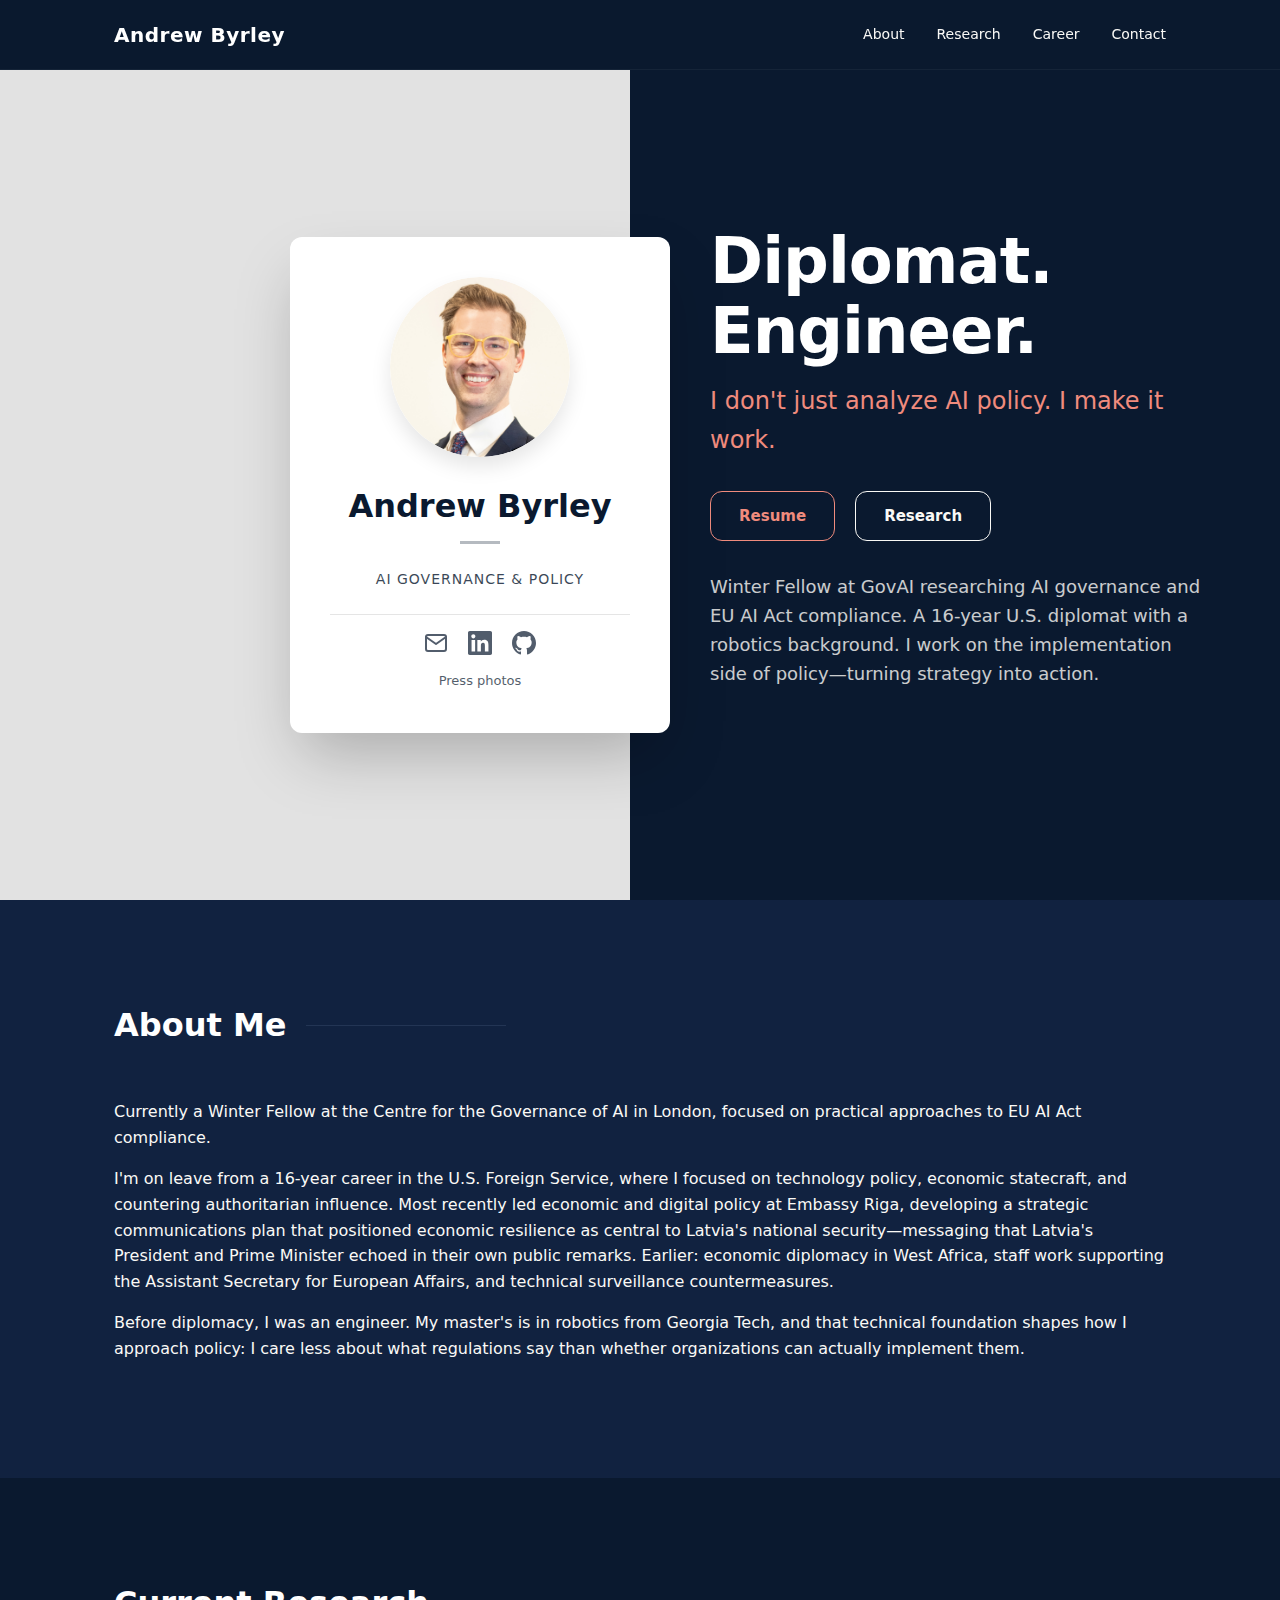
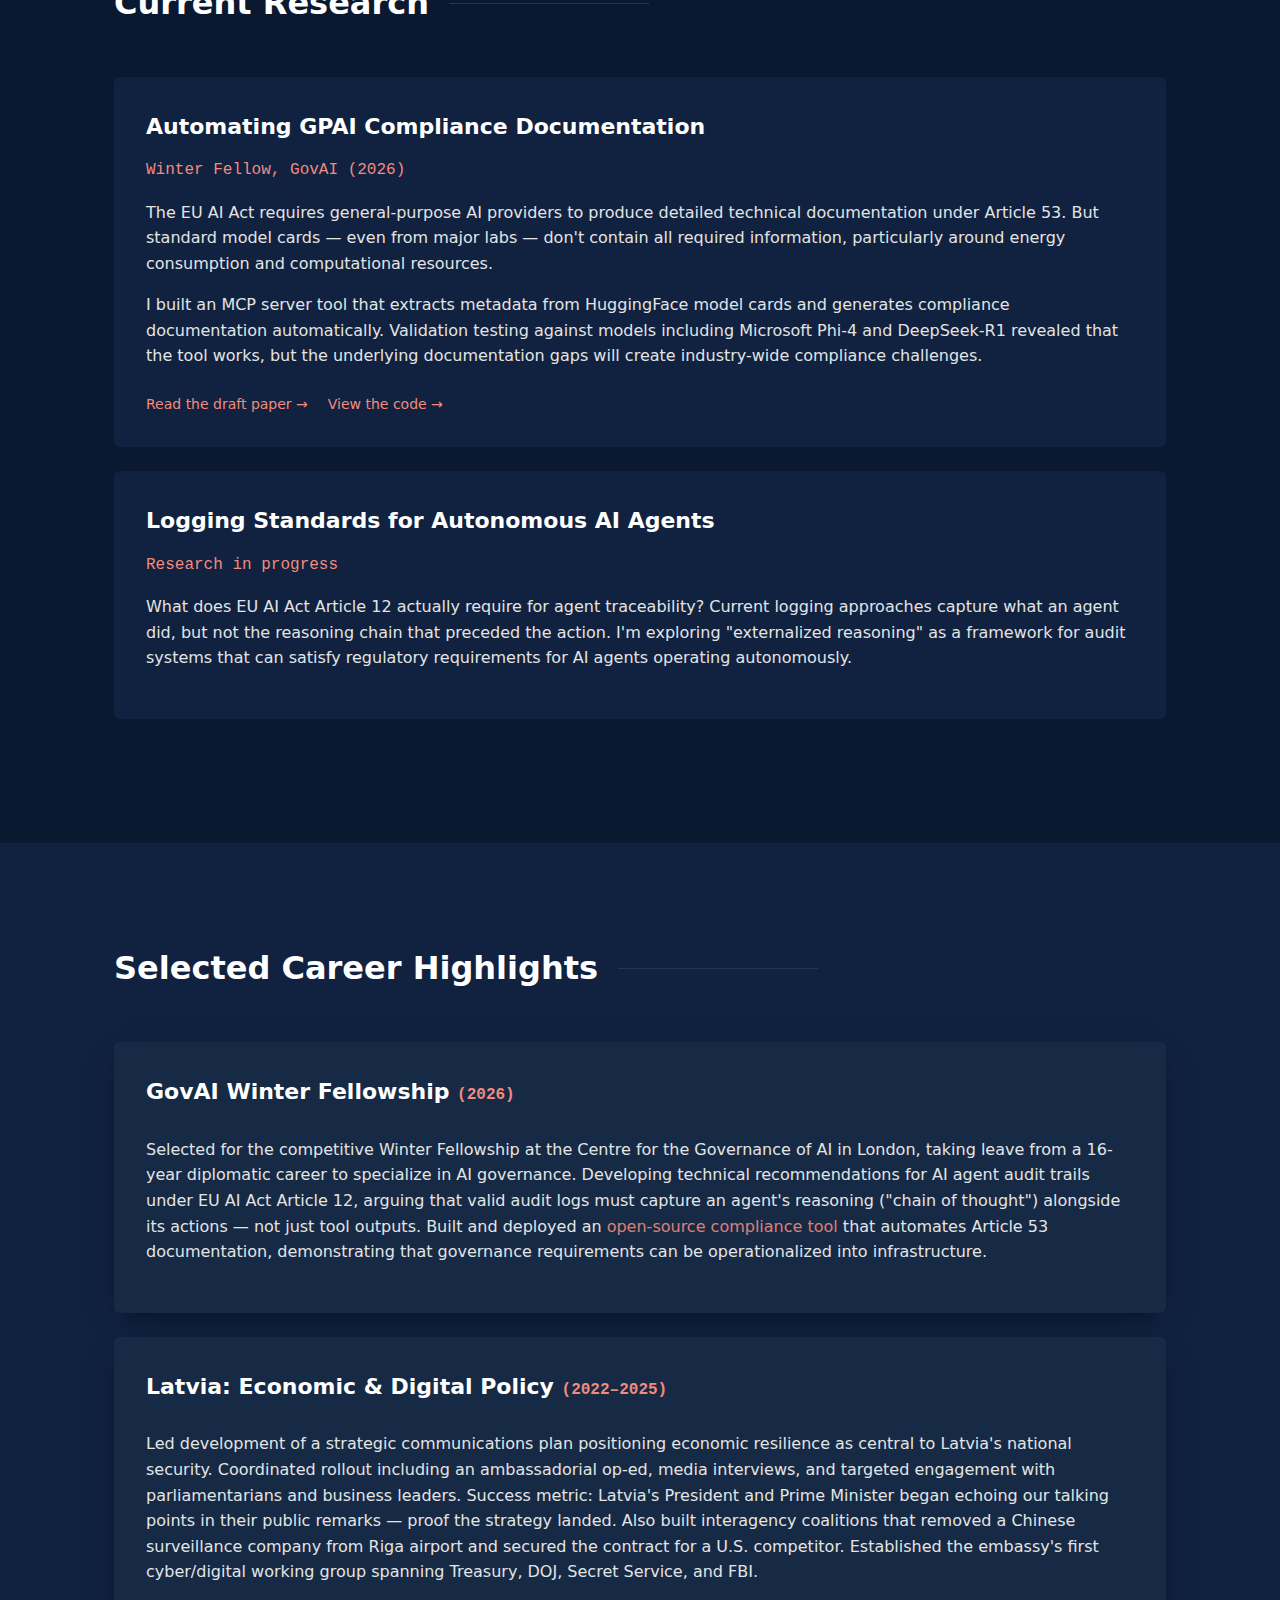
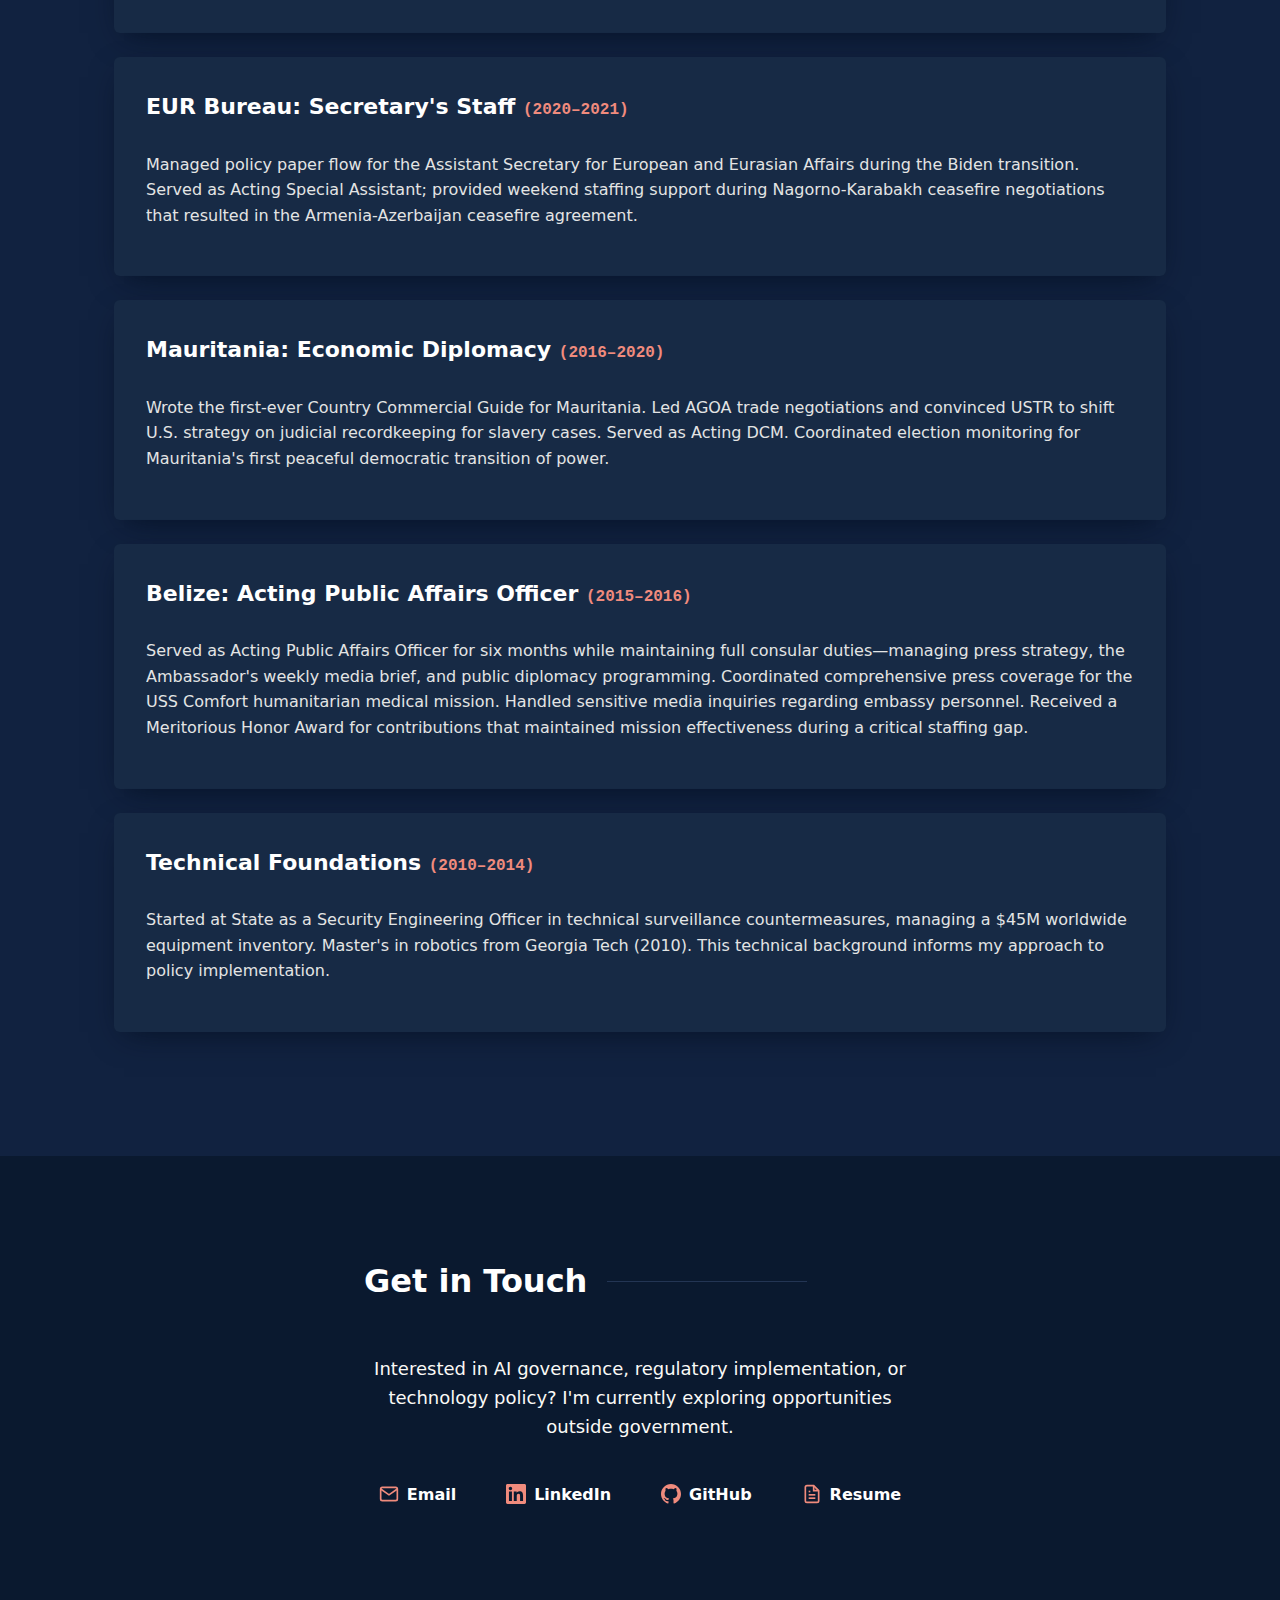
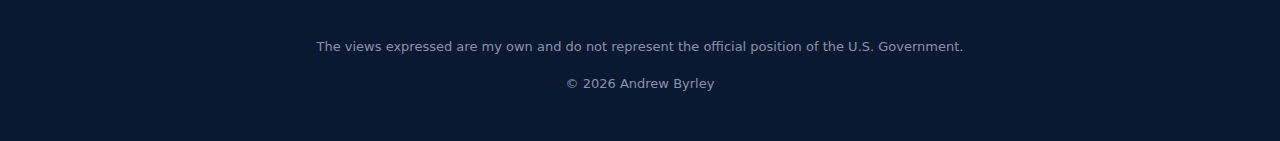
<file: index.html>
<!DOCTYPE html>
<html lang="en">

<head>
    <meta charset="UTF-8">
    <meta name="viewport" content="width=device-width, initial-scale=1.0">
    <title>Andrew Byrley | AI Governance & Policy</title>
    <meta name="description"
        content="16-year U.S. diplomat and robotics engineer focused on AI governance and technology policy implementation.">
    <meta property="og:title" content="Andrew Byrley | AI Governance & Policy">
    <meta property="og:description" content="I don't just analyze AI policy. I make it work.">
    <meta property="og:type" content="website">
    <link rel="icon" type="image/png" href="favicon.png">
    <link rel="shortcut icon" href="favicon.ico">
    <link rel="stylesheet" href="style.css">
</head>

<body>
    <!-- Navigation -->
    <nav class="nav" id="nav">
        <div class="nav-content">
            <a href="#hero" class="nav-logo">Andrew Byrley</a>
            <div class="nav-links">
                <a href="#about">About</a>
                <a href="#research">Research</a>
                <a href="#career">Career</a>
                <a href="#contact">Contact</a>
            </div>
        </div>
    </nav>

    <!-- Hero Section -->
    <section id="hero" class="hero">
        <div class="hero-content">
            <!-- Left Side: Profile Card -->
            <div class="hero-visual">
                <div class="profile-card">
                    <div class="hero-photo">
                        <img src="Andrew Byrley Portrait.jpg" alt="Andrew Byrley"
                            style="width: 100%; height: 100%; border-radius: 50%; object-fit: cover;">
                    </div>
                    <h2 class="card-name">Andrew Byrley</h2>
                    <div class="card-divider"></div>
                    <p class="card-title">AI Governance & Policy</p>

                    <div class="card-socials">
                        <!-- Email -->
                        <a href="#" class="social-icon email-protected" aria-label="Email" data-u="andrew.byrley"
                            data-d="gmail.com">
                            <svg viewBox="0 0 24 24" fill="none" stroke="currentColor" stroke-width="2"
                                stroke-linecap="round" stroke-linejoin="round">
                                <path d="M4 4h16c1.1 0 2 .9 2 2v12c0 1.1-.9 2-2 2H4c-1.1 0-2-.9-2-2V6c0-1.1.9-2 2-2z">
                                </path>
                                <polyline points="22,6 12,13 2,6"></polyline>
                            </svg>
                        </a>
                        <!-- LinkedIn -->
                        <a href="https://www.linkedin.com/in/andrewbyrley/" class="social-icon" target="_blank"
                            rel="noopener" aria-label="LinkedIn">
                            <svg viewBox="0 0 24 24" fill="currentColor">
                                <path
                                    d="M20.447 20.452h-3.554v-5.569c0-1.328-.027-3.037-1.852-3.037-1.853 0-2.136 1.445-2.136 2.939v5.667H9.351V9h3.414v1.561h.046c.477-.9 1.637-1.85 3.37-1.85 3.601 0 4.267 2.37 4.267 5.455v6.286zM5.337 7.433c-1.144 0-2.063-.926-2.063-2.065 0-1.138.92-2.063 2.063-2.063 1.14 0 2.064.925 2.064 2.063 0 1.139-.925 2.065-2.064 2.065zm1.782 13.019H3.555V9h3.564v11.452zM22.225 0H1.771C.792 0 0 .774 0 1.729v20.542C0 23.227.792 24 1.771 24h20.451C23.2 24 24 23.227 24 22.271V1.729C24 .774 23.2 0 22.222 0h.003z" />
                            </svg>
                        </a>
                        <!-- GitHub -->
                        <a href="https://github.com/byrleyar" class="social-icon" target="_blank" rel="noopener"
                            aria-label="GitHub">
                            <svg viewBox="0 0 24 24" fill="currentColor">
                                <path
                                    d="M12 0c-6.626 0-12 5.373-12 12 0 5.302 3.438 9.8 8.207 11.387.599.111.793-.261.793-.577v-2.234c-3.338.726-4.033-1.416-4.033-1.416-.546-1.387-1.333-1.756-1.333-1.756-1.089-.745.083-.729.083-.729 1.205.084 1.839 1.237 1.839 1.237 1.07 1.834 2.807 1.304 3.492.997.107-.775.418-1.305.762-1.604-2.665-.305-5.467-1.334-5.467-5.931 0-1.311.469-2.381 1.236-3.221-.124-.303-.535-1.524.117-3.176 0 0 1.008-.322 3.301 1.23.957-.266 1.983-.399 3.003-.404 1.02.005 2.047.138 3.006.404 2.291-1.552 3.297-1.23 3.297-1.23.653 1.653.242 2.874.118 3.176.77.84 1.235 1.911 1.235 3.221 0 4.609-2.807 5.624-5.479 5.921.43.372.823 1.102.823 2.222v3.293c0 .319.192.694.801.576 4.765-1.589 8.199-6.086 8.199-11.386 0-6.627-5.373-12-12-12z" />
                            </svg>
                        </a>
                    </div>
                    <!-- Press Link -->
                    <div class="press-link-container">
                        <a href="press.html" class="press-link">Press photos</a>
                    </div>
                </div>
            </div>

            <!-- Right Side: Intro Text -->
            <div class="hero-text">
                <h1 class="intro-hello">Diplomat. Engineer.</h1>
                <p class="intro-subtitle">I don't just analyze AI policy. I make it work.</p>

                <div class="hero-cta">
                    <a href="https://drive.google.com/file/d/1f2T_ZCFBbbBureVDt785X2kWMq2Ya5i0/view?usp=sharing"
                        target="_blank" rel="noopener noreferrer" class="btn btn-primary">Resume</a>
                    <a href="#research" class="btn btn-secondary">Research</a>
                </div>

                <div class="intro-bio">
                    <p>Winter Fellow at GovAI researching AI governance and EU AI Act
                        compliance. A 16-year U.S. diplomat with a robotics background.
                        I work on the implementation side of policy—turning strategy
                        into action.</p>
                </div>
            </div>
        </div>
    </section>

    <!-- About Section -->
    <section id="about" class="section about section-alt">
        <div class="container">
            <h2 class="section-title">About Me</h2>
            <div class="about-content">
                <p>Currently a Winter Fellow at the Centre for the Governance of AI in London, focused on practical
                    approaches to EU AI Act compliance.
                </p>
                <p>I'm on leave from a 16-year career in the U.S. Foreign Service, where I focused on technology
                    policy, economic statecraft, and countering authoritarian influence. Most recently led economic and
                    digital policy at Embassy Riga, developing a strategic communications plan that positioned economic
                    resilience as central to Latvia's national security—messaging that Latvia's President and Prime
                    Minister echoed in their own public remarks. Earlier: economic diplomacy in West Africa, staff work
                    supporting the Assistant Secretary for European Affairs, and technical surveillance countermeasures.
                </p>
                <p>
                    Before diplomacy, I was an engineer. My master's is in robotics from Georgia Tech, and that
                    technical foundation shapes how I approach policy: I care less about what regulations say than
                    whether organizations can actually implement them.</p>
            </div>
        </div>
    </section>

    <!-- Current Researh Section -->
    <section id="research" class="section research">
        <div class="container">
            <h2 class="section-title">Current Research</h2>

            <div class="project">
                <div class="project-header">
                    <h3 class="project-title">Automating GPAI Compliance Documentation</h3>
                    <span class="project-tag">Winter Fellow, GovAI (2026)</span>
                </div>
                <div class="project-description">
                    <p>The EU AI Act requires general-purpose AI providers to produce detailed technical documentation
                        under Article 53. But standard model cards — even from major labs — don't contain all required
                        information, particularly around energy consumption and computational resources.</p>
                    <p>I built an MCP server tool that extracts metadata from HuggingFace model cards and generates
                        compliance documentation automatically. Validation testing against models including Microsoft
                        Phi-4 and DeepSeek-R1 revealed that the tool works, but the underlying documentation gaps will
                        create industry-wide compliance challenges.</p>
                    <!-- <p class="project-insight">The problem isn't automation. It's that the data regulators need doesn't
                        exist yet.</p> -->
                </div>
                <div class="project-links">
                    <a href="https://drive.google.com/file/d/1iFqem5TbEAmjZysM_7H5j2YPujBiatSN/view?usp=sharing"
                        class="project-link" target="_blank" rel="noopener">Read the draft paper →</a>
                    <!-- Code Link -->
                    <a href="https://github.com/byrleyar/eu-ai-act-mcp" class="project-link" target="_blank"
                        rel="noopener">View the code →</a>
                </div>
            </div>

            <div class="project">
                <div class="project-header">
                    <h3 class="project-title">Logging Standards for Autonomous AI Agents</h3>
                    <span class="project-tag">Research in progress</span>
                </div>
                <div class="project-description">
                    <p>What does EU AI Act Article 12 actually require for agent traceability? Current logging
                        approaches capture what an agent did, but not the reasoning chain that preceded the action. I'm
                        exploring "externalized reasoning" as a framework for audit systems that can satisfy regulatory
                        requirements for AI agents operating autonomously.</p>
                </div>
            </div>
        </div>
    </section>

    <!-- Career Section -->
    <section id="career" class="section career section-alt">
        <div class="container">
            <h2 class="section-title">Selected Career Highlights</h2>

            <div class="career-item">
                <h3 class="career-title">GovAI Winter Fellowship <span class="career-years">(2026)</span></h3>
                <p>Selected for the competitive Winter Fellowship at the Centre for the Governance of AI in London,
                    taking leave from a 16-year diplomatic career to specialize in AI governance. Developing technical
                    recommendations for AI agent audit trails under EU AI Act Article 12, arguing that valid audit logs
                    must capture an agent's reasoning ("chain of thought") alongside its actions — not just tool
                    outputs.
                    Built and deployed an <a href="https://github.com/byrleyar/eu-ai-act-mcp" target="_blank"
                        rel="noopener">open-source compliance tool</a> that automates Article 53 documentation,
                    demonstrating that governance requirements can be operationalized into infrastructure.</p>
            </div>

            <div class="career-item">
                <h3 class="career-title">Latvia: Economic & Digital Policy <span class="career-years">(2022–2025)</span>
                </h3>
                <p>Led development of a strategic communications plan positioning economic resilience as central to
                    Latvia's national security. Coordinated rollout including an ambassadorial op-ed, media interviews,
                    and targeted engagement with parliamentarians and business leaders. Success metric: Latvia's
                    President and Prime Minister began echoing our talking points in their public remarks — proof the
                    strategy landed. Also built interagency coalitions that removed a Chinese surveillance company from
                    Riga airport and secured the contract for a U.S. competitor. Established the embassy's first
                    cyber/digital working group spanning Treasury, DOJ, Secret Service, and FBI.</p>
            </div>

            <div class="career-item">
                <h3 class="career-title">EUR Bureau: Secretary's Staff <span class="career-years">(2020–2021)</span>
                </h3>
                <p>Managed policy paper flow for the Assistant Secretary for European and Eurasian Affairs during the
                    Biden transition. Served as Acting Special Assistant; provided weekend staffing support during
                    Nagorno-Karabakh ceasefire negotiations that resulted in the Armenia-Azerbaijan ceasefire agreement.
                </p>
            </div>

            <div class="career-item">
                <h3 class="career-title">Mauritania: Economic Diplomacy <span class="career-years">(2016–2020)</span>
                </h3>
                <p>Wrote the first-ever Country Commercial Guide for Mauritania. Led AGOA trade negotiations and
                    convinced USTR to shift U.S. strategy on judicial recordkeeping for slavery cases. Served as Acting
                    DCM. Coordinated election monitoring for Mauritania's first peaceful democratic transition of power.
                </p>
            </div>

            <div class="career-item">
                <h3 class="career-title">Belize: Acting Public Affairs Officer <span
                        class="career-years">(2015–2016)</span>
                </h3>
                <p>Served as Acting Public Affairs Officer for six months while maintaining full consular
                    duties—managing press strategy, the Ambassador's weekly media brief, and public diplomacy
                    programming. Coordinated comprehensive press coverage for the USS Comfort humanitarian medical
                    mission. Handled sensitive media inquiries regarding embassy personnel. Received a Meritorious Honor
                    Award for contributions that maintained mission effectiveness during a critical staffing gap.
                </p>
            </div>

            <div class="career-item">
                <h3 class="career-title">Technical Foundations <span class="career-years">(2010–2014)</span>
                </h3>
                <p>Started at State as a Security Engineering Officer in technical surveillance countermeasures,
                    managing a $45M worldwide equipment inventory. Master's in robotics from Georgia Tech (2010). This
                    technical background informs my approach to policy implementation.</p>
            </div>
        </div>
    </section>

    <!-- Contact Section -->
    <section id="contact" class="section contact">
        <div class="container">
            <h2 class="section-title">Get in Touch</h2>
            <p class="contact-intro">Interested in AI governance, regulatory implementation, or technology policy? I'm
                currently exploring opportunities outside government.</p>
            <div class="contact-links">
                <a href="#" class="btn btn-primary email-protected" data-u="andrew.byrley" data-d="gmail.com">
                    <svg class="icon" viewBox="0 0 24 24" fill="none" stroke="currentColor" stroke-width="2">
                        <path d="M4 4h16c1.1 0 2 .9 2 2v12c0 1.1-.9 2-2 2H4c-1.1 0-2-.9-2-2V6c0-1.1.9-2 2-2z"></path>
                        <polyline points="22,6 12,13 2,6"></polyline>
                    </svg>
                    Email
                </a>
                <a href="https://www.linkedin.com/in/andrewbyrley/" class="btn btn-secondary" target="_blank"
                    rel="noopener">
                    <svg class="icon" viewBox="0 0 24 24" fill="currentColor">
                        <path
                            d="M20.447 20.452h-3.554v-5.569c0-1.328-.027-3.037-1.852-3.037-1.853 0-2.136 1.445-2.136 2.939v5.667H9.351V9h3.414v1.561h.046c.477-.9 1.637-1.85 3.37-1.85 3.601 0 4.267 2.37 4.267 5.455v6.286zM5.337 7.433c-1.144 0-2.063-.926-2.063-2.065 0-1.138.92-2.063 2.063-2.063 1.14 0 2.064.925 2.064 2.063 0 1.139-.925 2.065-2.064 2.065zm1.782 13.019H3.555V9h3.564v11.452zM22.225 0H1.771C.792 0 0 .774 0 1.729v20.542C0 23.227.792 24 1.771 24h20.451C23.2 24 24 23.227 24 22.271V1.729C24 .774 23.2 0 22.222 0h.003z" />
                    </svg>
                    LinkedIn
                </a>
                <a href="https://github.com/byrleyar" class="btn btn-secondary" target="_blank" rel="noopener">
                    <svg class="icon" viewBox="0 0 24 24" fill="currentColor">
                        <path
                            d="M12 0c-6.626 0-12 5.373-12 12 0 5.302 3.438 9.8 8.207 11.387.599.111.793-.261.793-.577v-2.234c-3.338.726-4.033-1.416-4.033-1.416-.546-1.387-1.333-1.756-1.333-1.756-1.089-.745.083-.729.083-.729 1.205.084 1.839 1.237 1.839 1.237 1.07 1.834 2.807 1.304 3.492.997.107-.775.418-1.305.762-1.604-2.665-.305-5.467-1.334-5.467-5.931 0-1.311.469-2.381 1.236-3.221-.124-.303-.535-1.524.117-3.176 0 0 1.008-.322 3.301 1.23.957-.266 1.983-.399 3.003-.404 1.02.005 2.047.138 3.006.404 2.291-1.552 3.297-1.23 3.297-1.23.653 1.653.242 2.874.118 3.176.77.84 1.235 1.911 1.235 3.221 0 4.609-2.807 5.624-5.479 5.921.43.372.823 1.102.823 2.222v3.293c0 .319.192.694.801.576 4.765-1.589 8.199-6.086 8.199-11.386 0-6.627-5.373-12-12-12z" />
                    </svg>
                    GitHub
                </a>
                <a href="https://drive.google.com/file/d/1f2T_ZCFBbbBureVDt785X2kWMq2Ya5i0/view?usp=sharing"
                    target="_blank" rel="noopener noreferrer" class="btn btn-secondary">
                    <svg class="icon" viewBox="0 0 24 24" fill="none" stroke="currentColor" stroke-width="2">
                        <path d="M14 2H6a2 2 0 0 0-2 2v16a2 2 0 0 0 2 2h12a2 2 0 0 0 2-2V8z"></path>
                        <polyline points="14 2 14 8 20 8"></polyline>
                        <line x1="16" y1="13" x2="8" y2="13"></line>
                        <line x1="16" y1="17" x2="8" y2="17"></line>
                        <polyline points="10 9 9 9 8 9"></polyline>
                    </svg>
                    Resume
                </a>
            </div>
        </div>
    </section>

    <!-- Footer -->
    <footer class="footer">
        <div class="container">
            <p class="footer-disclaimer">The views expressed are my own and do not represent the official position of
                the U.S. Government.</p>
            <p class="footer-copyright">© 2026 Andrew Byrley</p>
        </div>
    </footer>
    <script src="script.js"></script>
</body>

</html>
</file>
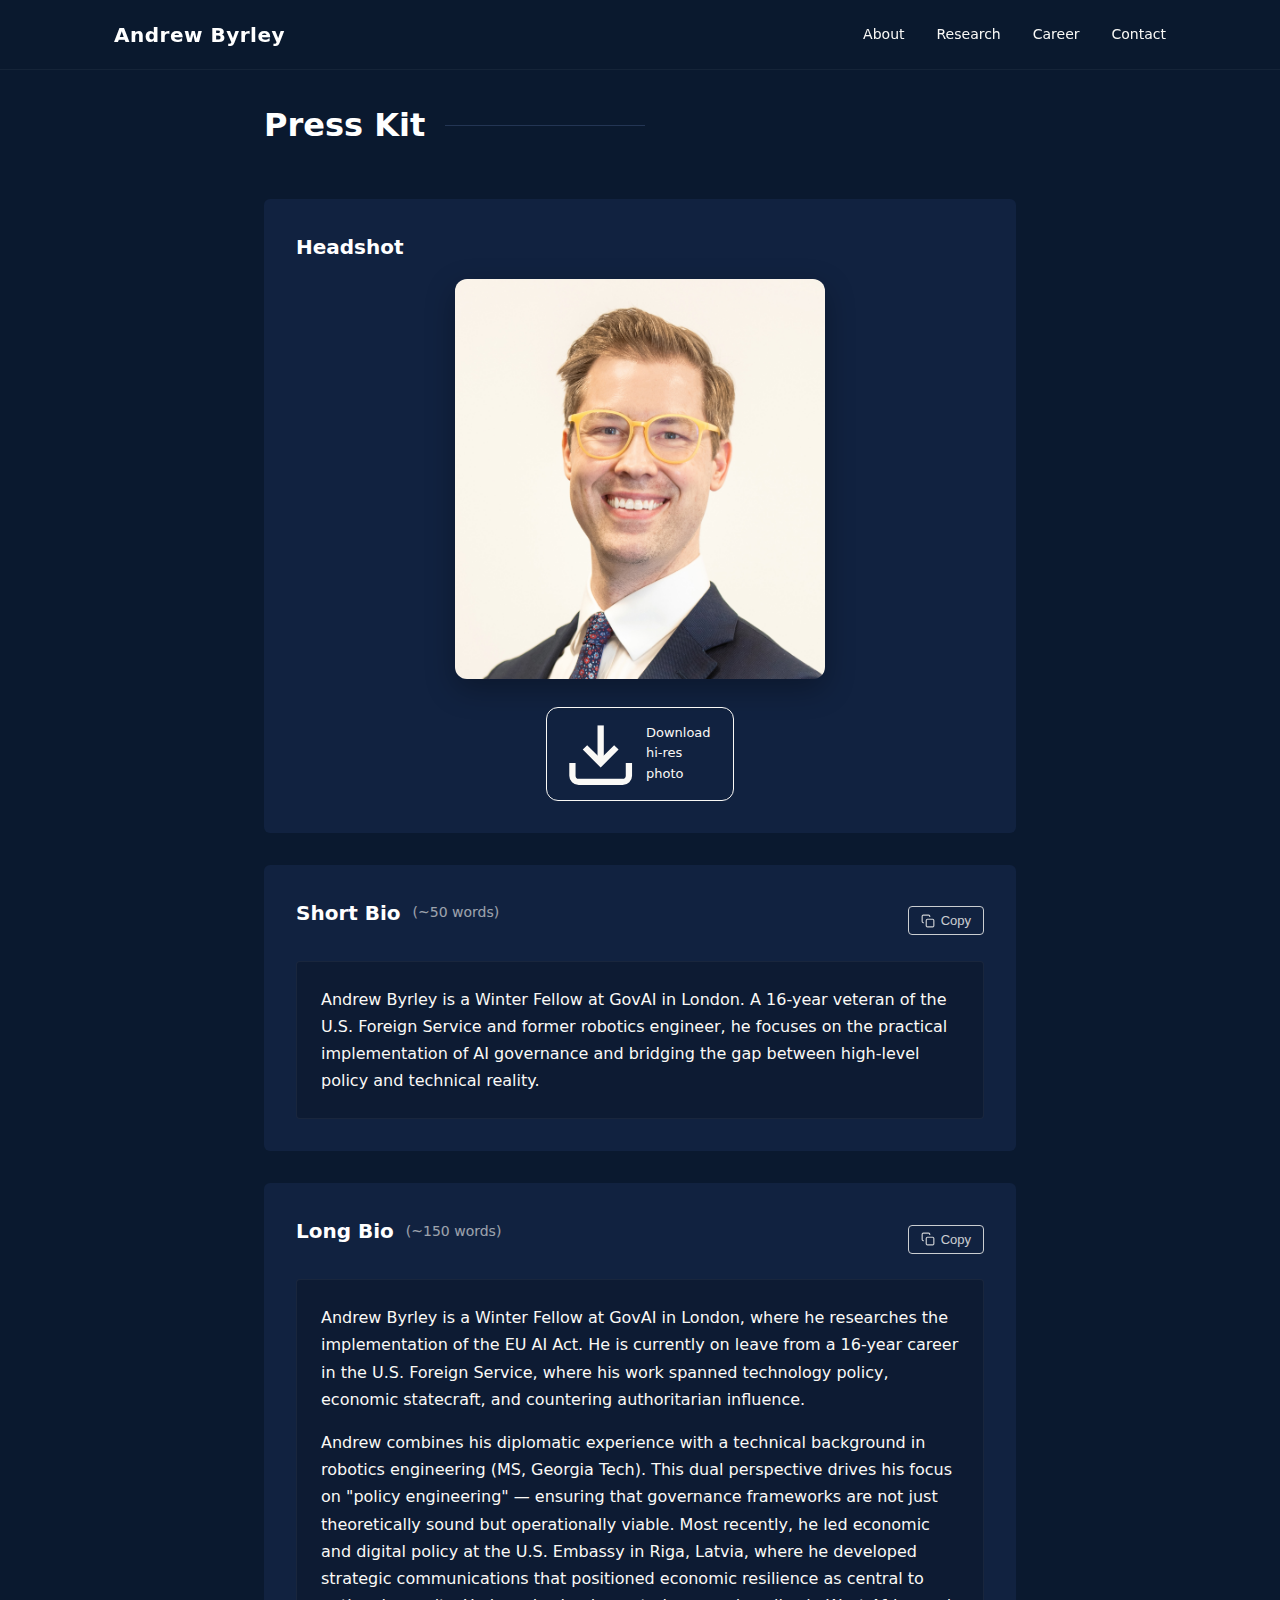
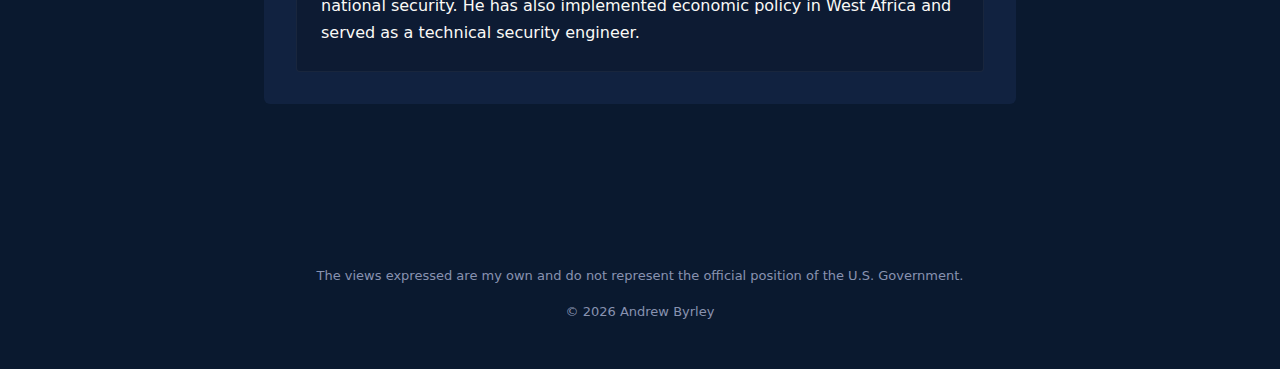
<file: press.html>
<!DOCTYPE html>
<html lang="en">

<head>
    <meta charset="UTF-8">
    <meta name="viewport" content="width=device-width, initial-scale=1.0">
    <title>Press Kit | Andrew Byrley</title>
    <meta name="description" content="Press kit, bios, and high-resolution photos for Andrew Byrley.">
    <link rel="icon" type="image/png" href="favicon.png">
    <link rel="shortcut icon" href="favicon.ico">
    <link rel="stylesheet" href="style.css">
</head>

<body>
    <!-- Navigation -->
    <nav class="nav" id="nav">
        <div class="nav-content">
            <a href="index.html" class="nav-logo">Andrew Byrley</a>
            <div class="nav-links">
                <a href="index.html#about">About</a>
                <a href="index.html#research">Research</a>
                <a href="index.html#career">Career</a>
                <a href="index.html#contact">Contact</a>
            </div>
        </div>
    </nav>

    <!-- Press Content -->
    <section class="section press-section">
        <div class="container small-container">
            <h1 class="section-title">Press Kit</h1>

            <!-- Headshot -->
            <div class="press-item">
                <h2 class="press-subtitle">Headshot</h2>
                <div class="press-photo-container">
                    <img src="Andrew Byrley Portrait.jpg" alt="Andrew Byrley Headshot" class="press-image">
                    <a href="Andrew Byrley Portrait.jpg" download="Andrew_Byrley_Headshot.jpg"
                        class="btn btn-secondary press-download-btn">
                        <svg class="icon" viewBox="0 0 24 24" fill="none" stroke="currentColor" stroke-width="2">
                            <path d="M21 15v4a2 2 0 0 1-2 2H5a2 2 0 0 1-2-2v-4"></path>
                            <polyline points="7 10 12 15 17 10"></polyline>
                            <line x1="12" y1="15" x2="12" y2="3"></line>
                        </svg>
                        Download hi-res photo
                    </a>
                </div>
            </div>

            <!-- Short Bio -->
            <div class="press-item">
                <div class="press-header-row">
                    <h2 class="press-subtitle">Short Bio <span class="bio-length">(~50 words)</span></h2>
                    <button class="copy-btn" data-target="short-bio">
                        <svg class="icon" viewBox="0 0 24 24" fill="none" stroke="currentColor" stroke-width="2">
                            <rect x="9" y="9" width="13" height="13" rx="2" ry="2"></rect>
                            <path d="M5 15H4a2 2 0 0 1-2-2V4a2 2 0 0 1 2-2h9a2 2 0 0 1 2 2v1"></path>
                        </svg>
                        Copy
                    </button>
                </div>
                <div class="bio-box" id="short-bio">
                    <p>Andrew Byrley is a Winter Fellow at GovAI in London. A 16-year
                        veteran of the U.S. Foreign Service and former robotics engineer, he focuses on the practical
                        implementation of AI governance and bridging the gap between high-level policy and technical
                        reality.</p>
                </div>
            </div>

            <!-- Long Bio -->
            <div class="press-item">
                <div class="press-header-row">
                    <h2 class="press-subtitle">Long Bio <span class="bio-length">(~150 words)</span></h2>
                    <button class="copy-btn" data-target="long-bio">
                        <svg class="icon" viewBox="0 0 24 24" fill="none" stroke="currentColor" stroke-width="2">
                            <rect x="9" y="9" width="13" height="13" rx="2" ry="2"></rect>
                            <path d="M5 15H4a2 2 0 0 1-2-2V4a2 2 0 0 1 2-2h9a2 2 0 0 1 2 2v1"></path>
                        </svg>
                        Copy
                    </button>
                </div>
                <div class="bio-box" id="long-bio">
                    <p>Andrew Byrley is a Winter Fellow at GovAI in London, where
                        he researches the implementation of the EU AI Act. He is currently on leave from a 16-year
                        career in the U.S. Foreign Service, where his work spanned technology policy, economic
                        statecraft, and countering authoritarian influence.</p>
                    <p>Andrew combines his diplomatic experience with a technical background in robotics engineering
                        (MS, Georgia Tech). This dual perspective drives his focus on "policy engineering" — ensuring
                        that
                        governance frameworks are not just theoretically sound but operationally viable. Most recently,
                        he led economic and digital policy at the U.S. Embassy in Riga, Latvia, where he developed
                        strategic communications that positioned economic resilience as central to national security. He
                        has also implemented economic policy in West Africa and served as a technical security engineer.
                    </p>
                </div>
            </div>

        </div>
    </section>

    <!-- Footer -->
    <footer class="footer">
        <div class="container">
            <p class="footer-disclaimer">The views expressed are my own and do not represent the official position of
                the U.S. Government.</p>
            <p class="footer-copyright">© 2026 Andrew Byrley</p>
        </div>
    </footer>
    <script src="script.js"></script>
    <script src="press.js"></script>
</body>

</html>
</file>
<file: style.css>
/* ===== CSS Reset & Base ===== */
:root {
    /* Color Palette (Diplomat & Engineer) */
    --bg-dark: #0A192F;
    --bg-card: #112240;
    /* --bg-light: #E6F1FF; */
    /* --text-main: #E6F1FF; */
    --bg-light: #FAF9F6;
    --text-main: #FAF9F6;
    --bg-light-profile: #E2E2E2;
    --text-inverse: #0A192F;
    /* --accent: #64FFDA; */
    --accent: #F08B7D;
    --white: #FFFFFF;

    --bg-dark-alt: #112240;
    /* Lighter navy for alternating sections */

    --font-main: 'Inter', system-ui, -apple-system, sans-serif;
    --transition: all 0.25s ease;
}

*,
*::before,
*::after {
    box-sizing: border-box;
    margin: 0;
    padding: 0;
}

html {
    scroll-behavior: smooth;
    scroll-padding-top: 100px;
    /* Offset for sticky nav */
}

body {
    font-family: var(--font-main);
    background-color: var(--bg-dark);
    color: var(--text-main);
    line-height: 1.6;
    overflow-x: hidden;
}

/* ===== Typography ===== */
h1,
h2,
h3,
h4,
h5,
h6 {
    color: var(--white);
    font-weight: 700;
}

a {
    color: var(--accent);
    text-decoration: none;
    transition: var(--transition);
}

p {
    margin-bottom: 1rem;
}

/* ===== Container ===== */
.container {
    max-width: 1100px;
    margin: 0 auto;
    padding: 0 24px;
}

/* ===== Navigation ===== */
.nav {
    position: fixed;
    top: 0;
    left: 0;
    right: 0;
    z-index: 1000;
    background: rgba(10, 25, 47, 0.9);
    /* Primary BG with opacity */
    backdrop-filter: blur(10px);
    -webkit-backdrop-filter: blur(10px);
    border-bottom: 1px solid rgba(255, 255, 255, 0.05);
    /* Subtle border */
    height: 70px;
    display: flex;
    align-items: center;
}

.nav-content {
    width: 100%;
    max-width: 1100px;
    margin: 0 auto;
    padding: 0 24px;
    display: flex;
    justify-content: space-between;
    align-items: center;
}

.nav-logo {
    font-size: 20px;
    font-weight: 700;
    color: var(--white);
    letter-spacing: 0.5px;
}

.nav-links {
    display: flex;
    gap: 32px;
}

.nav-links a {
    color: var(--text-main);
    font-size: 14px;
    font-weight: 500;
}

.nav-links a:hover,
.nav-links a.active {
    color: var(--accent);
}

/* ===== Hero Section (The Split) ===== */
.hero {
    min-height: 100vh;
    display: flex;
    padding-top: 70px;
    /* Offset for fixed nav */
}

.hero-content {
    display: flex;
    width: 100%;
    margin: 0;
    /* Full width for the split effect */
    max-width: none;
}

/* Left Side (Visual/Profile) - Light Background */
.hero-visual {
    flex: 1;
    background-color: var(--bg-light-profile);
    /* Slightly darker to contrast with white card */
    display: flex;
    justify-content: flex-end;
    /* Align card to the right side of this half */
    align-items: center;
    padding: 60px;
    color: var(--text-inverse);
    /* Navy text on light bg */
    position: relative;
    z-index: 10;
}

/* Right Side (Text/Intro) - Dark Background */
.hero-text {
    flex: 1;
    background-color: var(--bg-dark);
    display: flex;
    flex-direction: column;
    justify-content: center;
    padding: 60px 60px 60px 80px;
    /* Extra padding left to separate from visual */
    color: var(--text-main);
    /* Light text on dark bg */
}

/* Profile Card Styling within Hero Visual */
.profile-card {
    /* Ensure content inside uses inverse text color */
    color: var(--text-inverse);
    text-align: center;
    max-width: 380px;
    width: 100%;
    background-color: var(--white);
    border-radius: 12px;
    padding: 40px;
    box-shadow: 0 30px 60px -12px rgba(0, 0, 0, 0.25);
    margin-right: -100px;
    /* Overlap the right section */
    position: relative;
    z-index: 20;
}

.hero-photo {
    width: 180px;
    height: 180px;
    border-radius: 50%;
    margin: 0 auto 24px;
    overflow: hidden;
    box-shadow: 0 10px 20px rgba(0, 0, 0, 0.1);
}

.hero-photo img {
    display: block;
}

.card-name {
    color: var(--text-inverse);
    font-size: 32px;
    margin-bottom: 8px;
}

.card-title {
    color: var(--text-inverse);
    opacity: 0.8;
    font-weight: 500;
    margin-bottom: 24px;
    text-transform: uppercase;
    letter-spacing: 1px;
    font-size: 14px;
}

.card-divider {
    height: 3px;
    width: 40px;
    background-color: var(--text-inverse);
    margin: 0 auto 24px;
    opacity: 0.3;
}

.card-socials {
    display: flex;
    justify-content: center;
    gap: 20px;
    margin-top: 24px;
    /* More space above icons */
    padding-top: 16px;
    /* Add padding */
    border-top: 1px solid rgba(0, 0, 0, 0.1);
    /* Subtle divider line */
}

.social-icon {
    color: var(--text-inverse);
    width: 24px;
    height: 24px;
    opacity: 0.7;
    transition: var(--transition);
}

.social-icon:hover {
    color: var(--accent);
    /* Teal accent on hover */
    opacity: 1;
    transform: translateY(-2px);
}

/* Hero Text Styling */
.intro-hello {
    font-size: clamp(48px, 5vw, 80px);
    /* Responsive font size */
    color: var(--white);
    margin-bottom: 16px;
    line-height: 1.1;
    letter-spacing: -1px;
}

.intro-subtitle {
    color: var(--accent);
    font-size: 24px;
    font-weight: 500;
    margin-bottom: 32px;
}

.intro-bio {
    max-width: 500px;
    margin-bottom: 40px;
    font-size: 18px;
    color: var(--text-main);
    opacity: 0.8;
}

.hero-cta {
    display: flex;
    gap: 20px;
    align-items: center;
    margin-bottom: 32px;
    /* Increase space below buttons */
}

/* Buttons */
.btn {
    display: inline-flex;
    align-items: center;
    gap: 8px;
    font-weight: 600;
    font-size: 15px;
    transition: var(--transition);
    border-radius: 12px;
    /* Match profile card */
}

/* Primary Button: Accent Border & Text */
.btn-primary,
.hero-cta .btn-primary {
    padding: 12px 28px;
    background: transparent;
    border: 1px solid var(--accent);
    color: var(--accent);
    /* border-radius: 4px;  Inherited from .btn */
}

.btn-primary:hover,
.hero-cta .btn-primary:hover {
    /* background: rgba(100, 255, 218, 0.1); */
    /* Subtle teal tint */
    background: rgba(240, 139, 125, 0.1);
    /* Subtle coral tint matching #F08B7D */
    transform: translateY(-2px);
}

/* Secondary Button: No Border, Underline on Hover */
/* Secondary Button: White Border & Text */
.btn-secondary,
.hero-cta .btn-secondary {
    padding: 12px 28px;
    /* Match primary padding */
    background: transparent;
    border: 1px solid var(--text-main);
    color: var(--text-main);
}

.btn-secondary:hover,
.hero-cta .btn-secondary:hover {
    background: rgba(250, 249, 246, 0.1);
    /* Subtle white/off-white tint */
    color: var(--white);
    text-decoration: none;
    transform: translateY(-2px);
}

/* ===== Sections (Content) ===== */
.section {
    padding: 100px 0;
    background-color: var(--bg-dark);
    /* Ensure dark bg */
}

.section-alt {
    background-color: var(--bg-dark-alt);
}

.section-title {
    font-size: 32px;
    margin-bottom: 48px;
    color: var(--white);
    display: flex;
    align-items: center;
}

.section-title::after {
    content: "";
    display: block;
    width: 200px;
    height: 1px;
    background: #233554;
    /* Subtle line */
    margin-left: 20px;
}

/* ===== Cards (Projects & Career) ===== */
.project,
.career-item {
    background-color: var(--bg-card);
    /* Light Navy */
    padding: 32px;
    border-radius: 6px;
    /* Slightly rounded */
    margin-bottom: 24px;
    transition: var(--transition);
    border: none;
    /* No borders requested */
}

/* .project:hover,
.career-item:hover {
    transform: translateY(-5px);
    box-shadow: 0 10px 30px -15px rgba(2, 12, 27, 0.7);
} */

/* Ensure cards stand out on alternate backgrounds */
.section-alt .project,
.section-alt .career-item {
    background-color: #172a45;
    /* Slightly lighter than the section bg to maintain contrast */
    box-shadow: 0 10px 30px -10px rgba(2, 12, 27, 0.7);
}

.project-title,
.career-title {
    color: var(--white);
    font-size: 22px;
    margin-bottom: 12px;
}

/* Engineering/Mono Font for tags/dates */
.project-tag,
.career-years {
    font-family: 'Courier New', Courier, monospace;
    /* Fallback stack */
    color: var(--accent);
    font-size: 16px;
    display: inline-block;
    margin-bottom: 16px;
}

.project-description p,
.career-item p {
    color: var(--text-main);
    opacity: 0.9;
}

.project-insight {
    margin-top: 20px !important;
    padding-left: 16px;
    border-left: 2px solid var(--accent);
    font-style: italic;
    color: var(--text-main) !important;
}

.project-links {
    margin-top: 24px;
    display: flex;
    gap: 20px;
}

.project-link {
    font-size: 14px;
    font-weight: 500;
}

/* ===== Contact Section ===== */
.contact {
    text-align: center;
    max-width: 600px;
    margin: 0 auto;
}

.contact-intro {
    font-size: 18px;
    margin-bottom: 40px;
    color: var(--text-main);
}

.contact-links {
    display: flex;
    justify-content: center;
    gap: 50px;
    align-items: center;
    /* Ensure vertical alignment */
}

/* Override button styles for contact text links with high specificity */
.contact-links .btn,
.contact-links .btn.btn-primary,
.contact-links .btn.btn-secondary {
    background: transparent;
    border: none;
    padding: 0;
    color: var(--white);
    display: inline-flex;
    align-items: center;
    gap: 8px;
    font-size: 16px;
    text-decoration: none;
    box-shadow: none;
    /* Remove any shadows */
}

.contact-links .btn:hover,
.contact-links .btn.btn-primary:hover,
.contact-links .btn.btn-secondary:hover {
    background: transparent;
    /* Ensure no bg on hover */
    color: var(--accent);
    text-decoration: underline;
    text-underline-offset: 4px;
    transform: none;
}

/* Icon styling within contact links */
.contact-links .icon {
    width: 20px;
    height: 20px;
    color: var(--accent);
    /* Make icons accent color */
    /* Remove fill:none so icons that use fill (like LinkedIn/GitHub brands) work */
    /* If icons use stroke, they usually have stroke defined inline or via another class */
}


/* ===== Footer ===== */
.footer {
    padding: 30px 0;
    text-align: center;
    color: #8892b0;
    font-size: 13px;
}

/* ===== Responsive Design ===== */
@media (max-width: 1200px) {
    .container {
        padding: 0 40px;
    }
}

@media (max-width: 900px) {
    .hero-content {
        flex-direction: column;
    }

    .hero-visual,
    .hero-text {
        flex: auto;
        width: 100%;
        padding: 60px 24px;
        justify-content: center;
        text-align: center;
    }

    .hero-text {
        padding-top: 40px;
        align-items: center;
    }

    .profile-card {
        max-width: 100%;
        margin-right: 0;
        /* Reset overlap for mobile */
        margin-bottom: 40px;
    }

    .hero-cta {
        justify-content: center;
    }

    .intro-bio {
        text-align: center;
    }

    /* Adjust contact links for tablet/smaller screens */
    .contact-links {
        gap: 30px;
        flex-wrap: wrap;
    }
}

@media (max-width: 480px) {

    /* Stack Navigation on Mobile */
    .nav {
        height: auto;
        padding: 16px 0;
    }

    .nav-content {
        flex-direction: column;
        gap: 16px;
    }

    .nav-links {
        display: flex;
        gap: 20px;
        flex-wrap: wrap;
        justify-content: center;
    }

    .nav-links a {
        font-size: 13px;
    }

    .intro-hello {
        font-size: 42px;
    }

    .project,
    .career-item {
        padding: 24px;
    }

    /* Tighter contact links for mobile */
    .contact-links {
        gap: 20px;
    }
}

/* ===== Press Page Styles ===== */
.press-section {
    min-height: 80vh;
    padding-top: 100px;
    /* Offset for nav */
}

.small-container {
    max-width: 800px;
}

.press-item {
    background-color: var(--bg-card);
    padding: 32px;
    border-radius: 6px;
    margin-bottom: 32px;
}

.press-subtitle {
    font-size: 20px;
    color: var(--white);
    margin-bottom: 16px;
    display: flex;
    align-items: center;
    gap: 12px;
}

.press-header-row {
    display: flex;
    justify-content: space-between;
    align-items: center;
    margin-bottom: 16px;
}

.bio-length {
    font-size: 14px;
    color: var(--text-main);
    opacity: 0.6;
    font-weight: 400;
}

.press-photo-container {
    display: flex;
    flex-direction: column;
    align-items: center;
    gap: 20px;
}

.press-image {
    max-width: 100%;
    max-height: 400px;
    border-radius: 12px;
    box-shadow: 0 10px 30px rgba(0, 0, 0, 0.3);
}

.press-download-btn {
    margin-top: 8px;
    padding: 8px 16px;
    font-size: 13px;
    font-weight: 500;
}

.bio-box {
    background-color: rgba(0, 0, 0, 0.2);
    padding: 24px;
    border-radius: 4px;
    border: 1px solid rgba(255, 255, 255, 0.05);
}

.bio-box p {
    margin-bottom: 16px;
    color: var(--text-main);
    line-height: 1.7;
}

.bio-box p:last-child {
    margin-bottom: 0;
}

.copy-btn {
    background: transparent;
    border: 1px solid var(--text-main);
    color: var(--text-main);
    padding: 6px 12px;
    border-radius: 4px;
    font-size: 13px;
    cursor: pointer;
    display: flex;
    align-items: center;
    gap: 6px;
    transition: var(--transition);
    opacity: 0.8;
}

.copy-btn:hover {
    opacity: 1;
    border-color: var(--accent);
    color: var(--accent);
}

.copy-btn.copied {
    border-color: var(--accent);
    color: var(--accent);
    opacity: 1;
}

.copy-btn .icon {
    width: 14px;
    height: 14px;
}

/* Press Link in Hero */
.press-link-container {
    margin-top: 12px;
    text-align: center;
}

.press-link {
    color: var(--text-inverse);
    font-size: 13px;
    font-weight: 500;
    opacity: 0.7;
    text-decoration: none;
    transition: var(--transition);
    border-bottom: 1px solid transparent;
}

.press-link:hover {
    color: var(--accent);
    opacity: 1;
    border-bottom-color: var(--accent);
    text-decoration: none;
}
</file>
